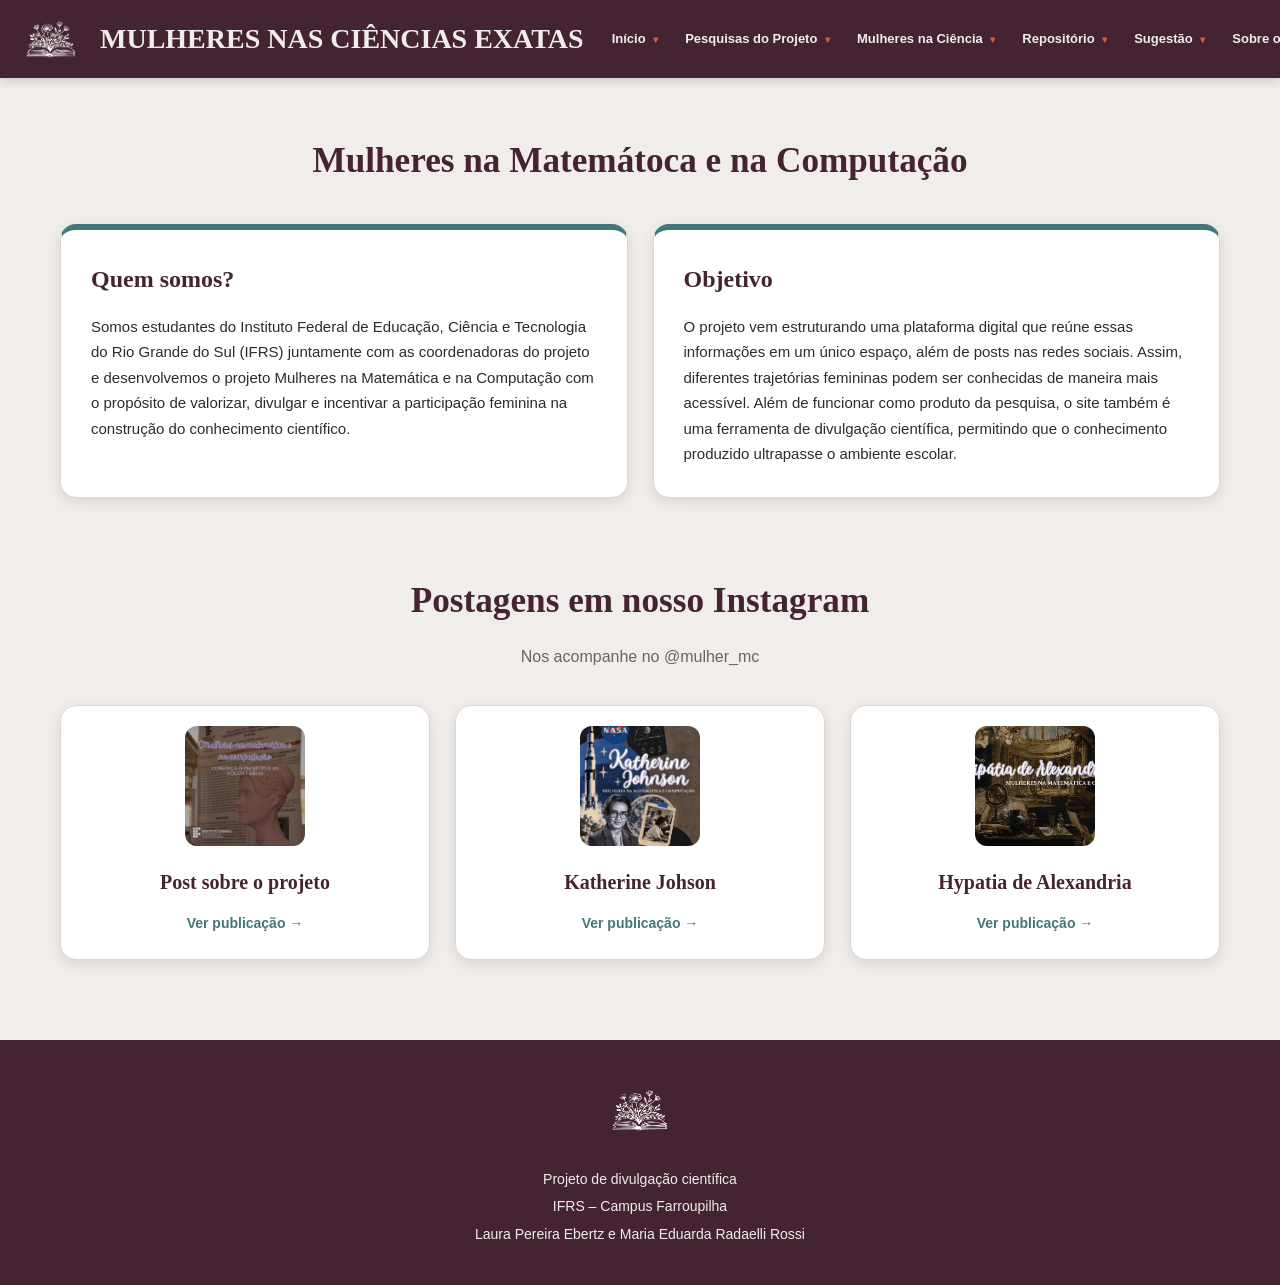
<file: index.html>
<!DOCTYPE html>
<html lang="pt-br">

<head>
    <meta charset="UTF-8">
    <meta name="viewport" content="width=device-width, initial-scale=1.0">
    <title>Início - Mulheres nas Ciências Exatas</title>

    <link rel="stylesheet" href="styles.css">
    <link href="https://fonts.googleapis.com/css2?family=Parisienne&display=swap" rel="stylesheet">
</head>

<body>

    <header>
         <nav class="navbar">
        <div class="nav-container">

            <div class="logo-container">
                <img src="Logomodificadosemfundo.png" alt="Logo do Projeto">
            </div>

            <h1 class="titulo-projeto">
                MULHERES NAS CIÊNCIAS EXATAS
            </h1>

            <button class="menu-toggle" id="menuToggle" aria-label="Abrir menu">
                ☰
            </button>

            <ul class="menu-principal" id="menuPrincipal">

                <li class="dropdown">
                    <a href="index.html">
                        Início <span class="seta">▾</span>
                    </a>

                    <ul class="submenu">
                        <li><a href="index.html">Página Inicial</a></li>
                    </ul>
                </li>

                <li class="dropdown">
                    <a href="pesquisa-projeto.html">
                        Pesquisas do Projeto <span class="seta">▾</span>
                    </a>

                    <ul class="submenu">
                        <li><a href="pesquisa-projeto.html">Pesquisa do Projeto</a></li>
                        <li><a href="resultados.html">Resultados</a></li>
                        <li><a href="metodologia.html">Metodologia</a></li>
                    </ul>
                </li>

                <li class="dropdown">
                    <a href="cientistas.html">
                        Mulheres na Ciência <span class="seta">▾</span>
                    </a>

                    <ul class="submenu">
                        <li><a href="cientistas.html">Todas as Cientistas</a></li>
                        <li><a href="computacao.html">Computação</a></li>
                        <li><a href="matematica.html">Matemática</a></li>
                        <li><a href="astronomia.html">Astronomia</a></li>
                        <li><a href="fisica.html">Física</a></li>
                    </ul>
                </li>

                <li class="dropdown">
                    <a href="repositorio.html">
                        Repositório <span class="seta">▾</span>
                    </a>

                    <ul class="submenu">
                        <li><a href="repositorio.html">Repositório</a></li>
                        <li><a href="fontes.html">Fontes Confiáveis</a></li>
                    </ul>
                </li>

                <li class="dropdown">
                    <a href="sugestao.html">
                        Sugestão <span class="seta">▾</span>
                    </a>

                    <ul class="submenu">
                        <li><a href="sugestao.html">Sugira uma Cientista</a></li>
                    </ul>
                </li>

                <li class="dropdown">
                    <a href="projeto.html">
                        Sobre o Projeto <span class="seta">▾</span>
                    </a>

                    <ul class="submenu">
                        <li><a href="projeto.html">Sobre o Projeto</a></li>
                        <li><a href="autoras.html">Autoras</a></li>
                    </ul>
                </li>

            </ul>

        </div>
    </nav>

    </header>

<main class="pagina-inicial">

    <section class="bloco-home">

        <h2 class="titulo-home">Mulheres na Matemátoca e na Computação</h2>

        <div class="grade-info">

            <div class="quadrado-info">
                <h3>Quem somos?</h3>
                <p>
                   Somos estudantes do Instituto Federal de Educação, Ciência e Tecnologia do Rio Grande do Sul (IFRS)
                   juntamente com as coordenadoras do projeto e desenvolvemos o projeto Mulheres na Matemática e na 
                   Computação com o propósito de valorizar, divulgar e incentivar a participação feminina 
                   na construção do conhecimento científico.
                </p>
            </div>

            <div class="quadrado-info">
                <h3>Objetivo</h3>
                <p>
                    O projeto vem estruturando uma plataforma digital 
                    que reúne essas informações em um único espaço, além de posts nas redes sociais.
                    Assim, diferentes trajetórias femininas podem ser 
                    conhecidas de maneira mais acessível. Além de funcionar 
                    como produto da pesquisa, o site também é uma ferramenta
                    de divulgação científica, permitindo que o conhecimento
                    produzido ultrapasse o ambiente escolar.

                </p>
            </div>

        </div>

    </section>

    <section class="bloco-home">

        <h2 class="titulo-home">Postagens em nosso Instagram </h2>

        <p class="subtitulo-home">
            Nos acompanhe no @mulher_mc
        </p>

        <div class="grade-posts">

            <a href="https://www.instagram.com/p/DcUtCz7lKcx/?stkn=emh0Y3NocDNhaGMw" target="_blank" class="card-post">

                <div class="card-post-imagem">
                    <img src="imagemprojeto.jpeg" alt="O projeto">
                </div>

                <div class="card-post-conteudo">
                    <h3>Post sobre o projeto</h3>
                    <span>Ver publicação →</span>
                </div>

            </a>


            <a href="https://www.instagram.com/p/Dcd8ms1EUVz/?stkn=MWF5YTFjejhtYndmOQ==" target="_blank" class="card-post">

                <div class="card-post-imagem">
                    <img src="imagemkatherine.png" alt="Nome da cientista">
                </div>

                <div class="card-post-conteudo">
                    <h3>Katherine Johson</h3>
                    <span>Ver publicação →</span>
                </div>

            </a>


            <a href="https://www.instagram.com/p/DdFV5mDFEIf/?stkn=MWtwNHpndXh4ajA5dg==" target="_blank" class="card-post">

                <div class="card-post-imagem">
                    <img src="imagemhipatia.png" alt="Nome da cientista">
                </div>

                <div class="card-post-conteudo">
                    <h3>Hypatia de Alexandria</h3>
                    <span>Ver publicação →</span>
                </div>

            </a>

        </div>

    </section>

</main>

    <footer>
        <div class="footer-conteudo">

            <img src="Logomodificadosemfundo.png"
                 alt="Logo Mulheres nas Ciências Exatas">

            <p>Projeto de divulgação científica</p>

            <p>IFRS – Campus Farroupilha</p>

            <p>
                Laura Pereira Ebertz e Maria Eduarda Radaelli Rossi
            </p>

        </div>
    </footer>
<script src="script.js"></script>
</body>

</html>
</file>
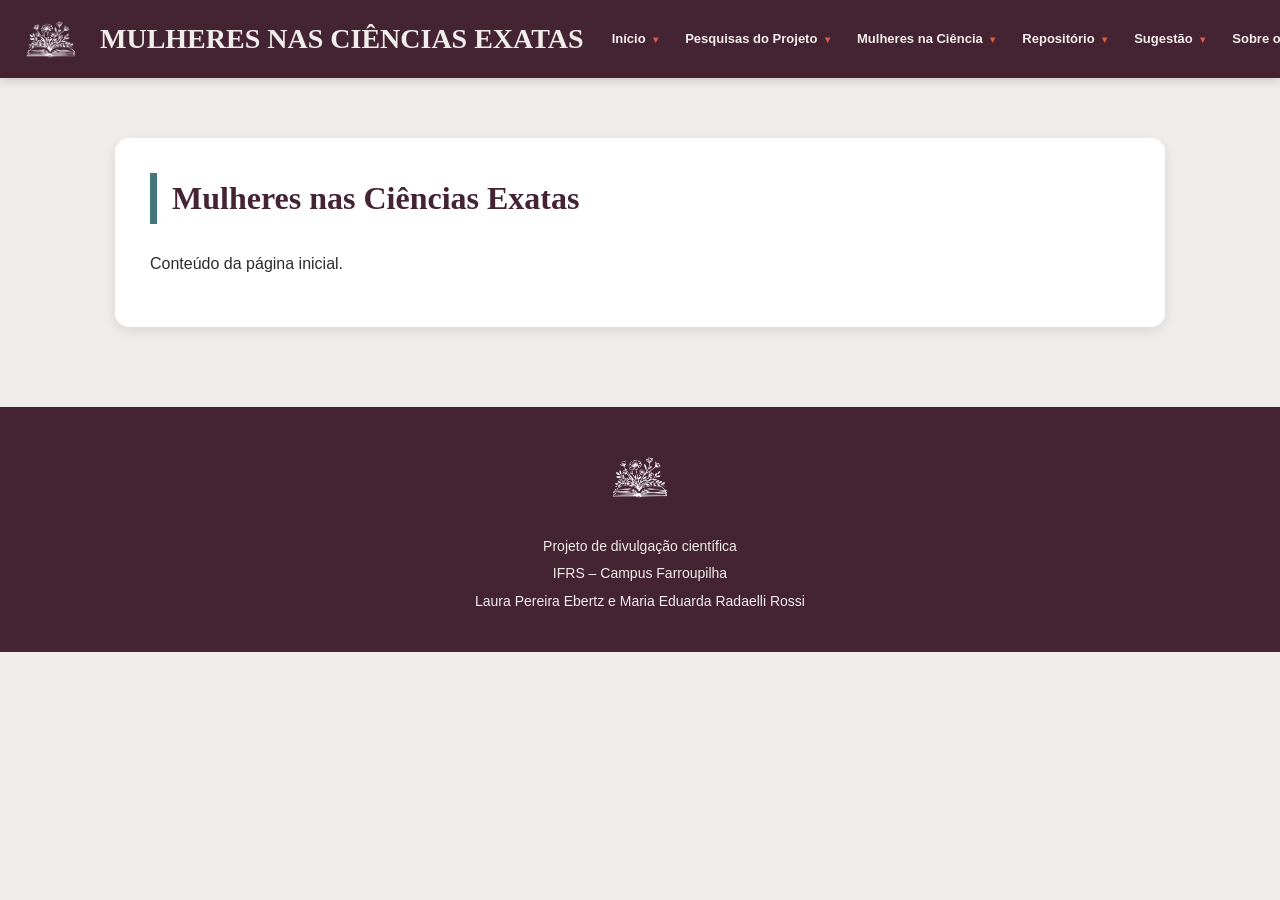
<file: astronomia.html>
<!DOCTYPE html>
<html lang="pt-br">

<head>
    <meta charset="UTF-8">
    <meta name="viewport" content="width=device-width, initial-scale=1.0">
    <title>Início - Mulheres nas Ciências Exatas</title>

    <link rel="stylesheet" href="styles.css">
</head>

<body>

    <header>
         <nav class="navbar">
        <div class="nav-container">

            <div class="logo-container">
                <img src="Logomodificadosemfundo.png" alt="Logo do Projeto">
            </div>

            <h1 class="titulo-projeto">
                MULHERES NAS CIÊNCIAS EXATAS
            </h1>

            <button class="menu-toggle" id="menuToggle" aria-label="Abrir menu">
                ☰
            </button>

            <ul class="menu-principal" id="menuPrincipal">

                <li class="dropdown">
                    <a href="pagina1.html">
                        Início <span class="seta">▾</span>
                    </a>

                    <ul class="submenu">
                        <li><a href="pagina1.html">Página Inicial</a></li>
                    </ul>
                </li>

                <li class="dropdown">
                    <a href="pesquisa-projeto.html">
                        Pesquisas do Projeto <span class="seta">▾</span>
                    </a>

                    <ul class="submenu">
                        <li><a href="pesquisa-projeto.html">Pesquisa do Projeto</a></li>
                        <li><a href="resultados.html">Resultados</a></li>
                        <li><a href="metodologia.html">Metodologia</a></li>
                    </ul>
                </li>

                <li class="dropdown">
                    <a href="cientistas.html">
                        Mulheres na Ciência <span class="seta">▾</span>
                    </a>

                    <ul class="submenu">
                        <li><a href="cientistas.html">Todas as Cientistas</a></li>
                        <li><a href="computacao.html">Computação</a></li>
                        <li><a href="matematica.html">Matemática</a></li>
                        <li><a href="astronomia.html">Astronomia</a></li>
                        <li><a href="fisica.html">Física</a></li>
                    </ul>
                </li>

                <li class="dropdown">
                    <a href="repositorio.html">
                        Repositório <span class="seta">▾</span>
                    </a>

                    <ul class="submenu">
                        <li><a href="repositorio.html">Repositório</a></li>
                        <li><a href="fontes.html">Fontes Confiáveis</a></li>
                    </ul>
                </li>

                <li class="dropdown">
                    <a href="sugestao.html">
                        Sugestão <span class="seta">▾</span>
                    </a>

                    <ul class="submenu">
                        <li><a href="sugestao.html">Sugira uma Cientista</a></li>
                    </ul>
                </li>

                <li class="dropdown">
                    <a href="projeto.html">
                        Sobre o Projeto <span class="seta">▾</span>
                    </a>

                    <ul class="submenu">
                        <li><a href="projeto.html">Sobre o Projeto</a></li>
                        <li><a href="autoras.html">Autoras</a></li>
                    </ul>
                </li>

            </ul>

        </div>
    </nav>

    </header>


    <main class="conteudo-principal">

        <h2>Mulheres nas Ciências Exatas</h2>

        <p>
            Conteúdo da página inicial.
        </p>

    </main>


    <footer>
        <div class="footer-conteudo">

            <img src="Logomodificadosemfundo.png"
                 alt="Logo Mulheres nas Ciências Exatas">

            <p>Projeto de divulgação científica</p>

            <p>IFRS – Campus Farroupilha</p>

            <p>
                Laura Pereira Ebertz e Maria Eduarda Radaelli Rossi
            </p>

        </div>
    </footer>
<script src="script.js"></script>
</body>

</html>
</file>
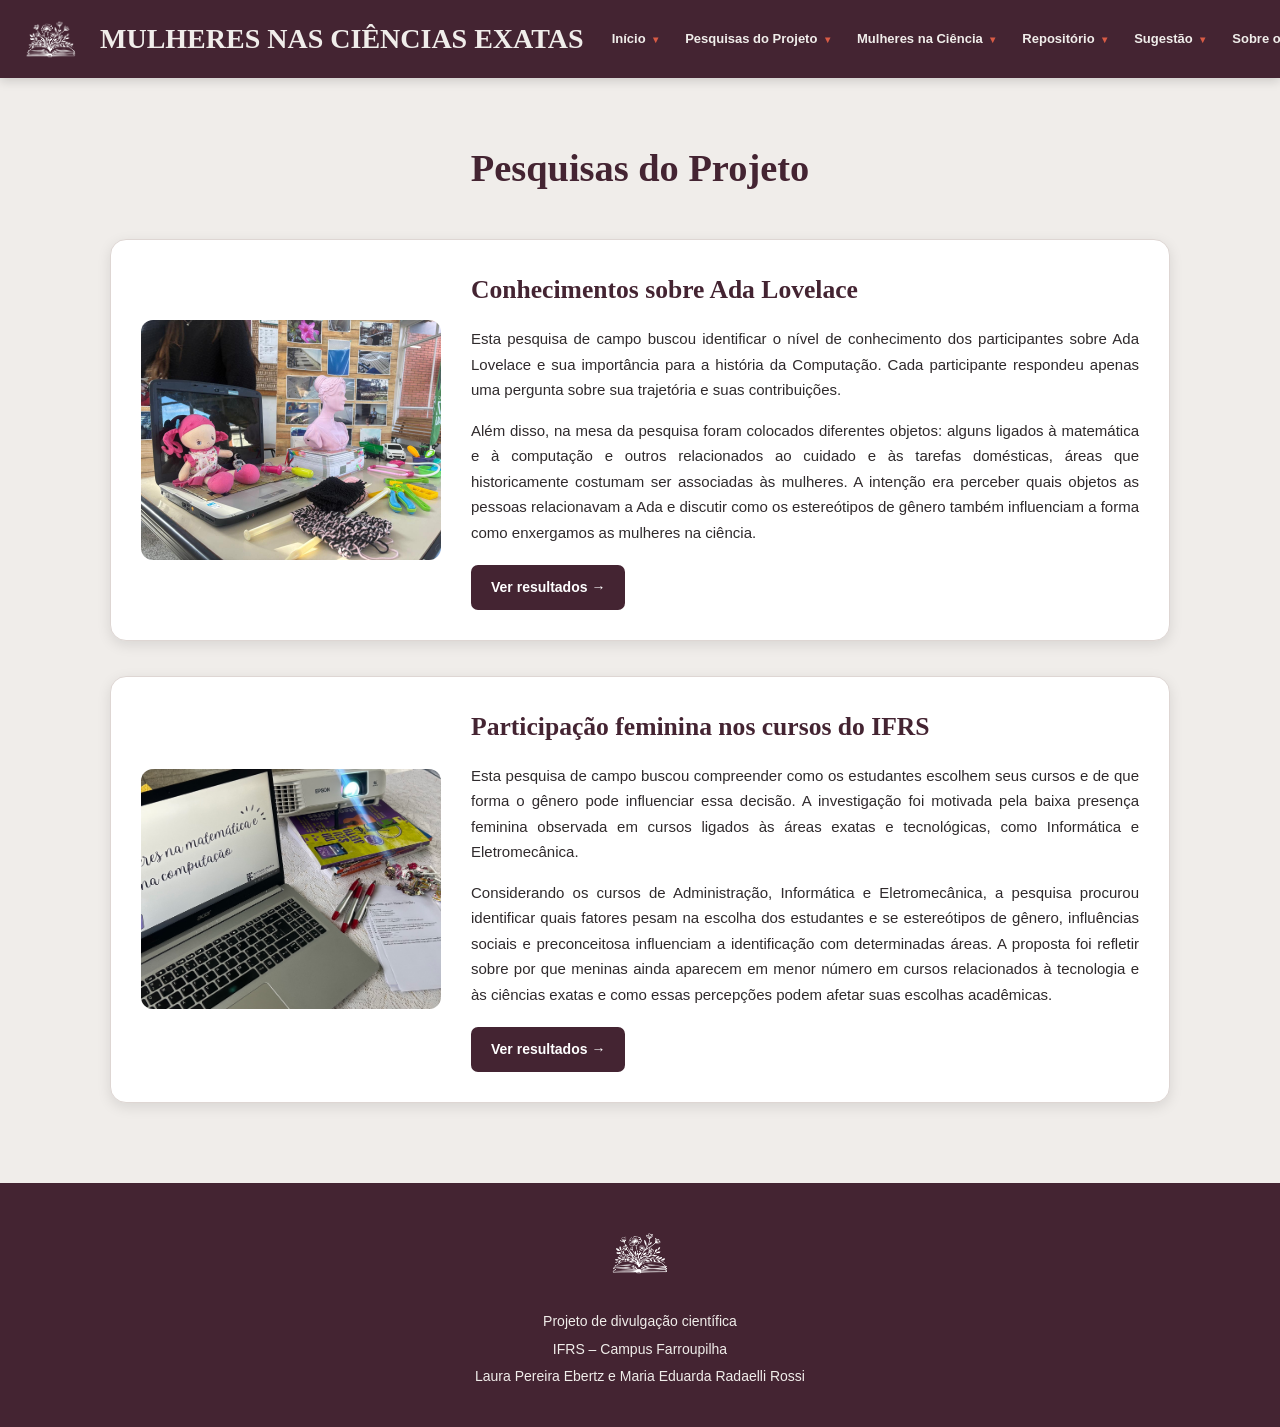
<file: pesquisa-projeto.html>
<!DOCTYPE html>
<html lang="pt-br">

<head>
    <meta charset="UTF-8">
    <meta name="viewport" content="width=device-width, initial-scale=1.0">

    <title>Pesquisas do Projeto - Mulheres nas Ciências Exatas</title>

    <link rel="stylesheet" href="styles.css">
</head>

<body>

    <!-- =========================
         CABEÇALHO
    ========================== -->

    <header>

        <nav class="navbar">

            <div class="nav-container">

                <div class="logo-container">
                    <img src="Logomodificadosemfundo.png"
                         alt="Logo do Projeto">
                </div>

                <h1 class="titulo-projeto">
                    MULHERES NAS CIÊNCIAS EXATAS
                </h1>


                <button class="menu-toggle"
                        id="menuToggle"
                        aria-label="Abrir menu">
                    ☰
                </button>


                <ul class="menu-principal"
                    id="menuPrincipal">


                    <!-- INÍCIO -->

                    <li class="dropdown">

                        <a href="index.html">
                            Início
                            <span class="seta">▾</span>
                        </a>

                        <ul class="submenu">

                            <li>
                                <a href="index.html">
                                    Página Inicial
                                </a>
                            </li>

                        </ul>

                    </li>


                    <!-- PESQUISAS -->

                    <li class="dropdown">

                        <a href="pesquisa-projeto.html">
                            Pesquisas do Projeto
                            <span class="seta">▾</span>
                        </a>

                        <ul class="submenu">

                            <li>
                                <a href="pesquisa-projeto.html">
                                    Pesquisa do Projeto
                                </a>
                            </li>

                            <li>
                                <a href="resultados.html">
                                    Resultados
                                </a>
                            </li>

                            <li>
                                <a href="metodologia.html">
                                    Metodologia
                                </a>
                            </li>

                        </ul>

                    </li>


                    <!-- MULHERES NA CIÊNCIA -->

                    <li class="dropdown">

                        <a href="cientistas.html">
                            Mulheres na Ciência
                            <span class="seta">▾</span>
                        </a>

                        <ul class="submenu">

                            <li>
                                <a href="cientistas.html">
                                    Todas as Cientistas
                                </a>
                            </li>

                            <li>
                                <a href="computacao.html">
                                    Computação
                                </a>
                            </li>

                            <li>
                                <a href="matematica.html">
                                    Matemática
                                </a>
                            </li>

                            <li>
                                <a href="astronomia.html">
                                    Astronomia
                                </a>
                            </li>

                            <li>
                                <a href="fisica.html">
                                    Física
                                </a>
                            </li>

                        </ul>

                    </li>


                    <!-- REPOSITÓRIO -->

                    <li class="dropdown">

                        <a href="repositorio.html">
                            Repositório
                            <span class="seta">▾</span>
                        </a>

                        <ul class="submenu">

                            <li>
                                <a href="repositorio.html">
                                    Repositório
                                </a>
                            </li>

                            <li>
                                <a href="fontes.html">
                                    Fontes Confiáveis
                                </a>
                            </li>

                        </ul>

                    </li>


                    <!-- SUGESTÃO -->

                    <li class="dropdown">

                        <a href="sugestao.html">
                            Sugestão
                            <span class="seta">▾</span>
                        </a>

                        <ul class="submenu">

                            <li>
                                <a href="sugestao.html">
                                    Sugira uma Cientista
                                </a>
                            </li>

                        </ul>

                    </li>


                    <!-- SOBRE -->

                    <li class="dropdown">

                        <a href="projeto.html">
                            Sobre o Projeto
                            <span class="seta">▾</span>
                        </a>

                        <ul class="submenu">

                            <li>
                                <a href="projeto.html">
                                    Sobre o Projeto
                                </a>
                            </li>

                            <li>
                                <a href="autoras.html">
                                    Autoras
                                </a>
                            </li>

                        </ul>

                    </li>

                </ul>

            </div>

        </nav>

    </header>



    <!-- =========================
         CONTEÚDO
    ========================== -->

   <main class="pagina-pesquisas">

    <!-- TÍTULO DA PÁGINA -->

    <section class="introducao-pesquisas">

        <h2>Pesquisas do Projeto</h2>

        <p>
            <!-- AQUI VOCÊ PODE COLOCAR UMA INTRODUÇÃO GERAL SOBRE
            AS PESQUISAS DE CAMPO REALIZADAS PELO PROJETO -->
        </p>

    </section>


    <!-- PESQUISAS -->

    <section class="lista-pesquisas">


        <!-- PESQUISA 1 -->

        <article class="bloco-pesquisa">

            <div class="conteudo-pesquisa-grid">

                <div class="imagem-pesquisa">

                    <img src="pesquisaada.jpg"
                         alt="Pesquisa de campo sobre Ada Lovelace">

                </div>


                <div class="texto-pesquisa">

                    <h3>Conhecimentos sobre Ada Lovelace</h3>

                    <p>
                        Esta pesquisa de campo buscou identificar o nível de conhecimento
                        dos participantes sobre Ada Lovelace e sua importância para a
                        história da Computação. Cada participante respondeu apenas uma
                        pergunta sobre sua trajetória e suas contribuições.
                    </p>

                    <p>
                        Além disso, na mesa da pesquisa foram colocados diferentes objetos:
                        alguns ligados à matemática e à computação e outros relacionados
                        ao cuidado e às tarefas domésticas, áreas que historicamente costumam
                        ser associadas às mulheres. A intenção era perceber quais objetos
                        as pessoas relacionavam a Ada e discutir como os estereótipos de gênero
                        também influenciam a forma como enxergamos as mulheres na ciência.
                    </p>

                    <a href="resultados.html#pesquisa1"
                       class="botao-pesquisa">
                        Ver resultados →
                    </a>

                </div>

            </div>

        </article>


        <!-- PESQUISA 2 -->

        <article class="bloco-pesquisa">

            <div class="conteudo-pesquisa-grid">

                <div class="imagem-pesquisa">

                    <img src="intervensao.jpeg"
                         alt="Pesquisa de campo">

                </div>


                <div class="texto-pesquisa">

                    <h3>Participação feminina nos cursos do IFRS</h3>

                    <p>
                      Esta pesquisa de campo buscou compreender como os estudantes escolhem seus cursos
                      e de que forma o gênero pode influenciar essa decisão. A investigação foi motivada
                      pela baixa presença feminina observada em cursos ligados às áreas exatas e
                      tecnológicas, como Informática e Eletromecânica.

                    </p>

                    <p>
                      Considerando os cursos de Administração, Informática e Eletromecânica, a pesquisa
                      procurou identificar quais fatores pesam na escolha dos estudantes e se
                      estereótipos de gênero, influências sociais e preconceitosa influenciam a identificação 
                      com determinadas áreas. A proposta foi refletir sobre por que meninas ainda aparecem
                      em menor número em cursos relacionados à tecnologia e às ciências exatas e como
                      essas percepções podem afetar suas escolhas acadêmicas.

                    </p>

                    <a href="resultados.html#pesquisa2"
                       class="botao-pesquisa">
                        Ver resultados →
                    </a>

                </div>

            </div>

        </article>

    </section>

</main>


    <!-- =========================
         RODAPÉ
    ========================== -->

    <footer>

        <div class="footer-conteudo">

            <img src="Logomodificadosemfundo.png"
                 alt="Logo Mulheres nas Ciências Exatas">

            <p>
                Projeto de divulgação científica
            </p>

            <p>
                IFRS – Campus Farroupilha
            </p>

            <p>
                Laura Pereira Ebertz e
                Maria Eduarda Radaelli Rossi
            </p>

        </div>

    </footer>


    <script src="script.js"></script>

</body>

</html>
</file>
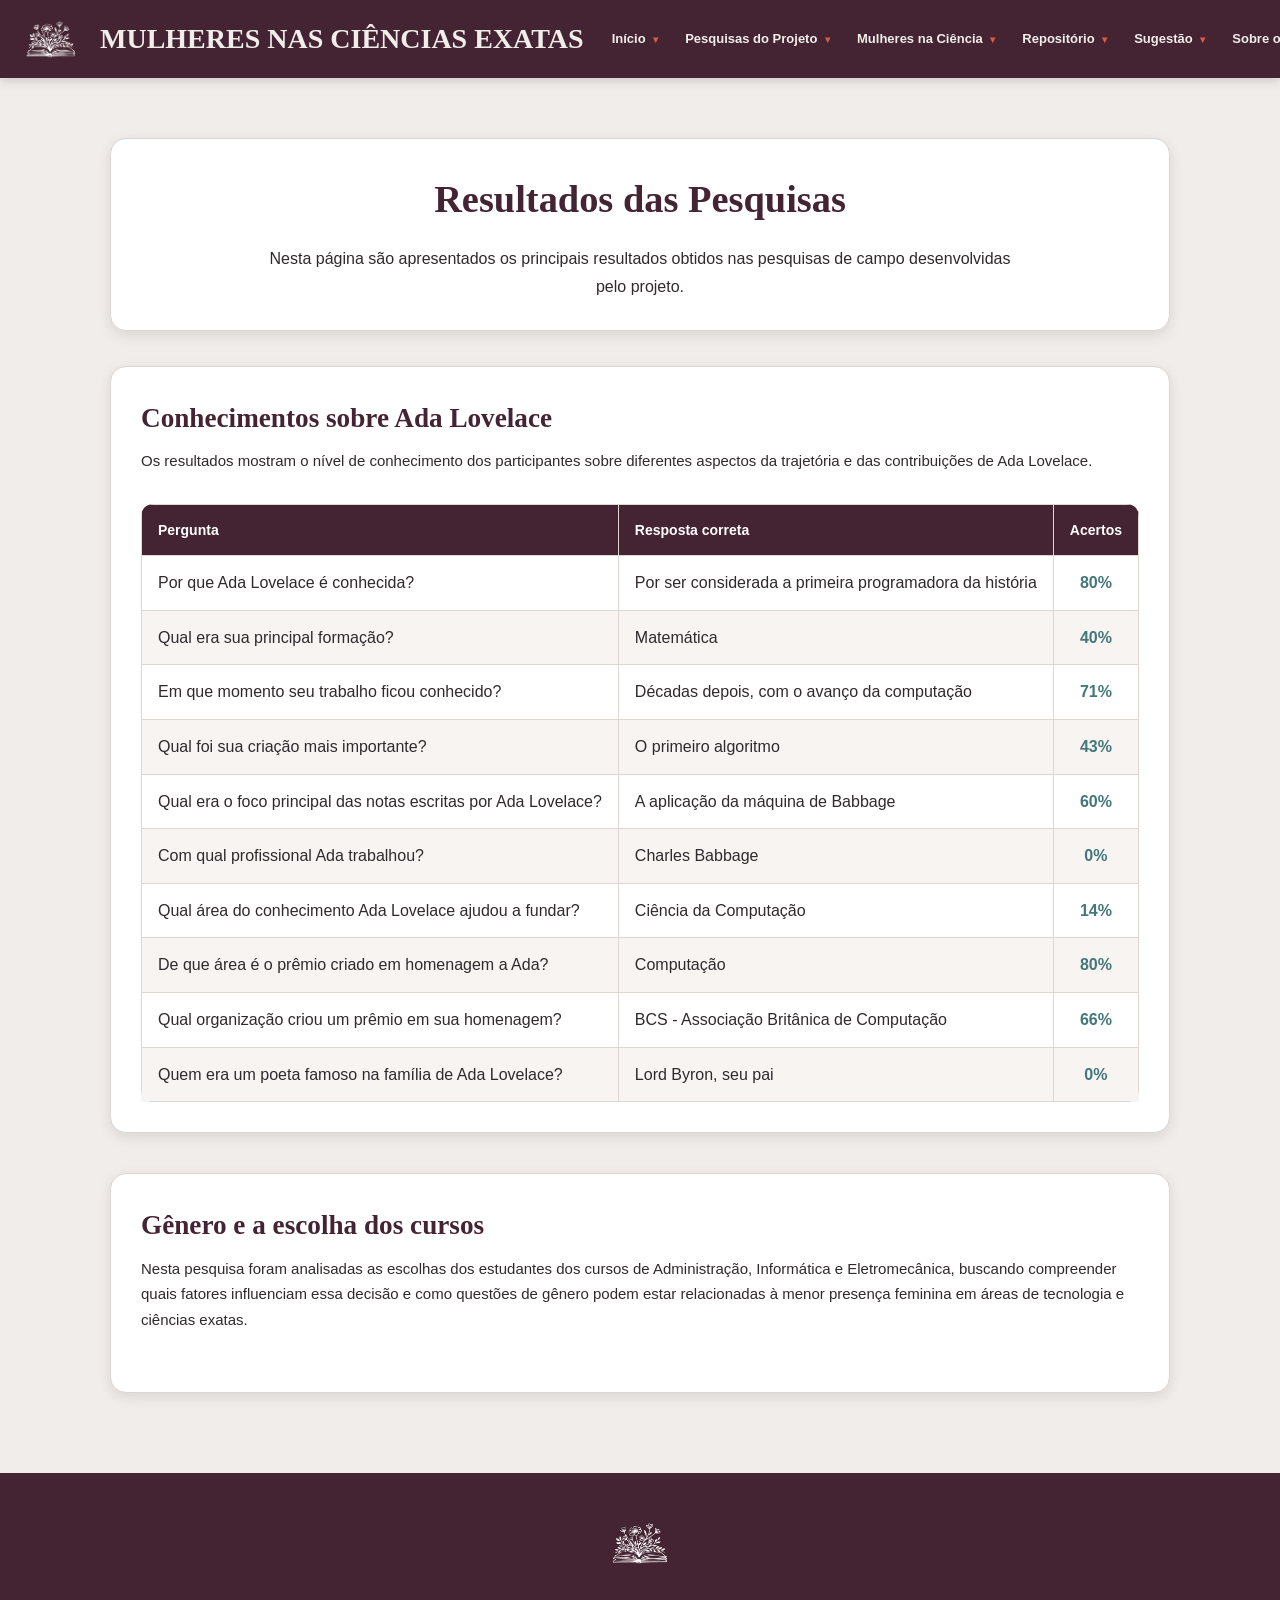
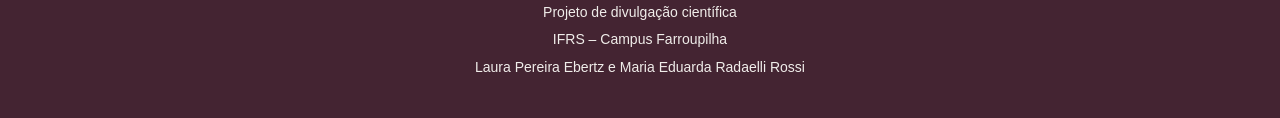
<file: resultados.html>
<!DOCTYPE html>
<html lang="pt-br">

<head>
    <meta charset="UTF-8">
    <meta name="viewport" content="width=device-width, initial-scale=1.0">

    <title>Resultados - Mulheres nas Ciências Exatas</title>

    <link rel="stylesheet" href="styles.css">
</head>

<body>

    <header>

        <nav class="navbar">

            <div class="nav-container">

                <div class="logo-container">
                    <img src="Logomodificadosemfundo.png" alt="Logo do Projeto">
                </div>

                <h1 class="titulo-projeto">
                    MULHERES NAS CIÊNCIAS EXATAS
                </h1>

                <button class="menu-toggle" id="menuToggle" aria-label="Abrir menu">
                    ☰
                </button>

                <ul class="menu-principal" id="menuPrincipal">

                    <li class="dropdown">
                        <a href="index.html">
                            Início <span class="seta">▾</span>
                        </a>

                        <ul class="submenu">
                            <li>
                                <a href="index.html">Página Inicial</a>
                            </li>
                        </ul>
                    </li>

                    <li class="dropdown">
                        <a href="pesquisa-projeto.html">
                            Pesquisas do Projeto <span class="seta">▾</span>
                        </a>

                        <ul class="submenu">
                            <li>
                                <a href="pesquisa-projeto.html">
                                    Pesquisa do Projeto
                                </a>
                            </li>

                            <li>
                                <a href="resultados.html">
                                    Resultados
                                </a>
                            </li>

                            <li>
                                <a href="metodologia.html">
                                    Metodologia
                                </a>
                            </li>
                        </ul>
                    </li>

                    <li class="dropdown">
                        <a href="cientistas.html">
                            Mulheres na Ciência <span class="seta">▾</span>
                        </a>

                        <ul class="submenu">
                            <li>
                                <a href="cientistas.html">
                                    Todas as Cientistas
                                </a>
                            </li>

                            <li>
                                <a href="computacao.html">
                                    Computação
                                </a>
                            </li>

                            <li>
                                <a href="matematica.html">
                                    Matemática
                                </a>
                            </li>

                            <li>
                                <a href="astronomia.html">
                                    Astronomia
                                </a>
                            </li>

                            <li>
                                <a href="fisica.html">
                                    Física
                                </a>
                            </li>
                        </ul>
                    </li>

                    <li class="dropdown">
                        <a href="repositorio.html">
                            Repositório <span class="seta">▾</span>
                        </a>

                        <ul class="submenu">
                            <li>
                                <a href="repositorio.html">
                                    Repositório
                                </a>
                            </li>

                            <li>
                                <a href="fontes.html">
                                    Fontes Confiáveis
                                </a>
                            </li>
                        </ul>
                    </li>

                    <li class="dropdown">
                        <a href="sugestao.html">
                            Sugestão <span class="seta">▾</span>
                        </a>

                        <ul class="submenu">
                            <li>
                                <a href="sugestao.html">
                                    Sugira uma Cientista
                                </a>
                            </li>
                        </ul>
                    </li>

                    <li class="dropdown">
                        <a href="projeto.html">
                            Sobre o Projeto <span class="seta">▾</span>
                        </a>

                        <ul class="submenu">
                            <li>
                                <a href="projeto.html">
                                    Sobre o Projeto
                                </a>
                            </li>

                            <li>
                                <a href="autoras.html">
                                    Autoras
                                </a>
                            </li>
                        </ul>
                    </li>

                </ul>

            </div>

        </nav>

    </header>


    <main class="pagina-resultados">

        <section class="introducao-resultados">

            <h2>Resultados das Pesquisas</h2>

            <p>
                Nesta página são apresentados os principais resultados obtidos
                nas pesquisas de campo desenvolvidas pelo projeto.
            </p>

        </section>


        <!-- =========================
             PESQUISA 1
        ========================== -->

        <section class="resultado-pesquisa" id="pesquisa1">

            <div class="cabecalho-resultado">

                <div>

                    <h3>
                        Conhecimentos sobre Ada Lovelace
                    </h3>

                    <p>
                        Os resultados mostram o nível de conhecimento dos participantes
                        sobre diferentes aspectos da trajetória e das contribuições de
                        Ada Lovelace.
                    </p>

                </div>

            </div>


            <div class="tabela-resultados">

                <table>

                    <thead>

                        <tr>
                            <th>Pergunta</th>
                            <th>Resposta correta</th>
                            <th>Acertos</th>
                        </tr>

                    </thead>

                    <tbody>

                        <tr>
                            <td>
                                Por que Ada Lovelace é conhecida?
                            </td>

                            <td>
                                Por ser considerada a primeira programadora da história
                            </td>

                            <td>
                                80%
                            </td>
                        </tr>


                        <tr>
                            <td>
                                Qual era sua principal formação?
                            </td>

                            <td>
                                Matemática
                            </td>

                            <td>
                                40%
                            </td>
                        </tr>


                        <tr>
                            <td>
                                Em que momento seu trabalho ficou conhecido?
                            </td>

                            <td>
                                Décadas depois, com o avanço da computação
                            </td>

                            <td>
                                71%
                            </td>
                        </tr>


                        <tr>
                            <td>
                                Qual foi sua criação mais importante?
                            </td>

                            <td>
                                O primeiro algoritmo
                            </td>

                            <td>
                                43%
                            </td>
                        </tr>


                        <tr>
                            <td>
                                Qual era o foco principal das notas escritas por Ada Lovelace?
                            </td>

                            <td>
                                A aplicação da máquina de Babbage
                            </td>

                            <td>
                                60%
                            </td>
                        </tr>


                        <tr>
                            <td>
                                Com qual profissional Ada trabalhou?
                            </td>

                            <td>
                                Charles Babbage
                            </td>

                            <td>
                                0%
                            </td>
                        </tr>


                        <tr>
                            <td>
                                Qual área do conhecimento Ada Lovelace ajudou a fundar?
                            </td>

                            <td>
                                Ciência da Computação
                            </td>

                            <td>
                                14%
                            </td>
                        </tr>


                        <tr>
                            <td>
                                De que área é o prêmio criado em homenagem a Ada?
                            </td>

                            <td>
                                Computação
                            </td>

                            <td>
                                80%
                            </td>
                        </tr>


                        <tr>
                            <td>
                                Qual organização criou um prêmio em sua homenagem?
                            </td>

                            <td>
                                BCS - Associação Britânica de Computação
                            </td>

                            <td>
                                66%
                            </td>
                        </tr>


                        <tr>
                            <td>
                                Quem era um poeta famoso na família de Ada Lovelace?
                            </td>

                            <td>
                                Lord Byron, seu pai
                            </td>

                            <td>
                                0%
                            </td>
                        </tr>

                    </tbody>

                </table>

            </div>

        </section>


        <!-- =========================
             PESQUISA 2
        ========================== -->

        <section class="resultado-pesquisa" id="pesquisa2">

            <div class="cabecalho-resultado">

                <div>

                    <h3>
                        Gênero e a escolha dos cursos
                    </h3>

                    <p>
                        Nesta pesquisa foram analisadas as escolhas dos estudantes
                        dos cursos de Administração, Informática e Eletromecânica,
                        buscando compreender quais fatores influenciam essa decisão
                        e como questões de gênero podem estar relacionadas à menor
                        presença feminina em áreas de tecnologia e ciências exatas.
                    </p>

                </div>

            </div>


            <div class="dados-pesquisa2">

                <p>
                    <!-- AQUI VAMOS COLOCAR OS RESULTADOS DA PESQUISA DOS CURSOS -->
                </p>

            </div>

        </section>

    </main>


    <footer>

        <div class="footer-conteudo">

            <img src="Logomodificadosemfundo.png"
                 alt="Logo Mulheres nas Ciências Exatas">

            <p>
                Projeto de divulgação científica
            </p>

            <p>
                IFRS – Campus Farroupilha
            </p>

            <p>
                Laura Pereira Ebertz e Maria Eduarda Radaelli Rossi
            </p>

        </div>

    </footer>


    <script src="script.js"></script>

</body>

</html>
</file>
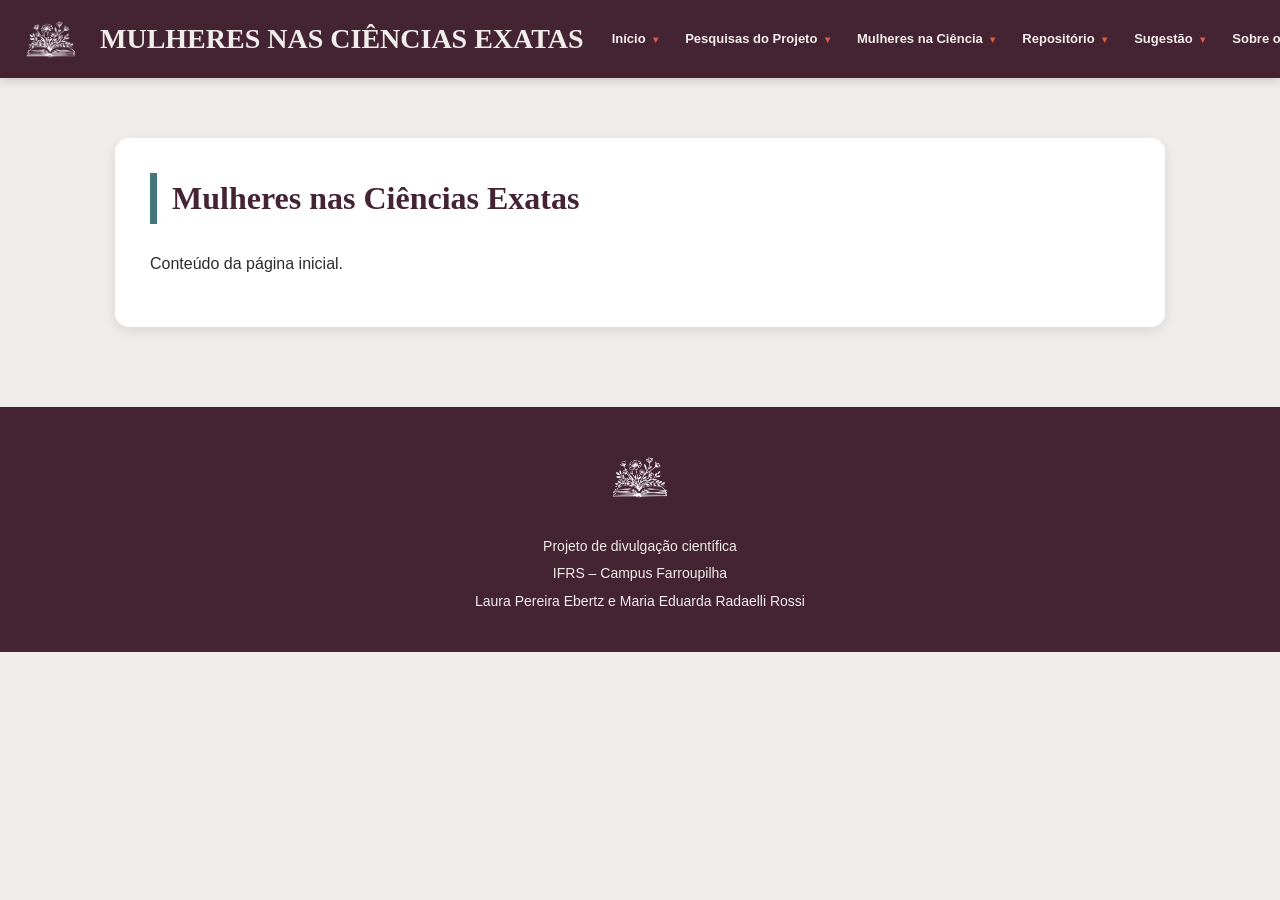
<file: sugestao.html>
<!DOCTYPE html>
<html lang="pt-br">

<head>
    <meta charset="UTF-8">
    <meta name="viewport" content="width=device-width, initial-scale=1.0">
    <title>Início - Mulheres nas Ciências Exatas</title>

    <link rel="stylesheet" href="styles.css">
</head>

<body>

    <header>
        <nav class="navbar">
            <div class="nav-container">

                <div class="logo-container">
                    <img src="Logomodificadosemfundo.png" alt="Logo do Projeto">
                </div>

                <h1 class="titulo-projeto">
                    MULHERES NAS CIÊNCIAS EXATAS
                </h1>
<button class="menu-toggle" id="menuToggle" aria-label="Abrir menu">
    ☰
</button>

<ul class="menu-principal" id="menuPrincipal">
                <ul class="menu-principal">

                    <li class="dropdown">
                        <a href="pagina1.html">
                            Início <span class="seta">▾</span>
                        </a>

                        <ul class="submenu">
                            <li><a href="pagina1.html">Página Inicial</a></li>
                        </ul>
                    </li>

                    <li class="dropdown">
                        <a href="pesquisa-projeto.html">
                            Pesquisas do Projeto <span class="seta">▾</span>
                        </a>

                        <ul class="submenu">
                            <li><a href="pesquisa-projeto.html">Pesquisa do Projeto</a></li>
                            <li><a href="resultados.html">Resultados</a></li>
                            <li><a href="metodologia.html">Metodologia</a></li>
                        </ul>
                    </li>

                    <li class="dropdown">
                        <a href="cientistas.html">
                            Mulheres na Ciência <span class="seta">▾</span>
                        </a>

                        <ul class="submenu">
                            <li><a href="cientistas.html">Todas as Cientistas</a></li>
                            <li><a href="computacao.html">Computação</a></li>
                            <li><a href="matematica.html">Matemática</a></li>
                            <li><a href="astronomia.html">Astronomia</a></li>
                            <li><a href="fisica.html">Física</a></li>
                        </ul>
                    </li>

                    <li class="dropdown">
                        <a href="repositorio.html">
                            Repositório <span class="seta">▾</span>
                        </a>

                        <ul class="submenu">
                            <li><a href="repositorio.html">Repositório</a></li>
                            <li><a href="fontes.html">Fontes Confiáveis</a></li>
                        </ul>
                    </li>

                    <li class="dropdown">
                        <a href="sugestao.html">
                            Sugestão <span class="seta">▾</span>
                        </a>

                        <ul class="submenu">
                            <li><a href="sugestao.html">Sugira uma Cientista</a></li>
                        </ul>
                    </li>

                    <li class="dropdown">
                        <a href="projeto.html">
                            Sobre o Projeto <span class="seta">▾</span>
                        </a>

                        <ul class="submenu">
                            <li><a href="projeto.html">Sobre o Projeto</a></li>
                            <li><a href="autoras.html">Autoras</a></li>
                        </ul>
                    </li>

                </ul>

            </div>
        </nav>
    </header>


    <main class="conteudo-principal">

        <h2>Mulheres nas Ciências Exatas</h2>

        <p>
            Conteúdo da página inicial.
        </p>

    </main>


    <footer>
        <div class="footer-conteudo">

            <img src="Logomodificadosemfundo.png"
                 alt="Logo Mulheres nas Ciências Exatas">

            <p>Projeto de divulgação científica</p>

            <p>IFRS – Campus Farroupilha</p>

            <p>
                Laura Pereira Ebertz e Maria Eduarda Radaelli Rossi
            </p>

        </div>
    </footer>
<script src="script.js"></script>
</body>

</html>
</file>
<file: styles.css>
:root {
    --vinho: #442432;
    --petrol: #43777a;
    --rubi: #c02948;
    --coral: #d95b45;
    --creme: #f0edea;

    --branco: #ffffff;
    --texto: #2f2a2c;
    --cinza-claro: #e8e2df;

    --sombra: 0 4px 14px rgba(0, 0, 0, 0.10);
}


/* =========================
   CONFIGURAÇÕES GERAIS
========================= */

* {
    box-sizing: border-box;
}

html {
    scroll-behavior: smooth;
}

body {
    margin: 0;

    background-color: var(--creme);

    color: var(--texto);

    font-family: Arial, sans-serif;

    line-height: 1.6;
}

main {
    width: 100%;
}

a {
    color: inherit;
}


/* =========================
   CABEÇALHO
========================= */

.navbar {
    background-color: var(--vinho);

    padding: 8px 20px;

    position: sticky;

    top: 0;

    z-index: 1000;

    box-shadow: 0 3px 10px rgba(0, 0, 0, 0.15);
}

.nav-container {
    max-width: 1450px;

    margin: 0 auto;

    display: flex;

    align-items: center;

    gap: 18px;
}


/* =========================
   LOGO
========================= */

.logo-container {
    display: flex;

    align-items: center;

    flex-shrink: 0;
}

.logo-container img {
    width: 62px;

    height: 62px;

    object-fit: contain;

    margin: 0;

    padding: 0;
}


/* =========================
   TÍTULO DO SITE
========================= */

.titulo-projeto {
    margin: 0;

    color: var(--creme);

    font-family: Georgia, "Times New Roman", serif;

    font-size: 28px;

    font-weight: bold;

    line-height: 1.1;

    white-space: nowrap;
}


/* =========================
   MENU PRINCIPAL
========================= */

.menu-principal {
    list-style: none;

    display: flex;

    align-items: center;

    gap: 7px;

    margin: 0 0 0 auto;

    padding: 0;
}

.menu-principal > li {
    position: relative;
}

.menu-principal > li > a {
    display: block;

    color: var(--creme);

    text-decoration: none;

    font-size: 13px;

    font-weight: bold;

    padding: 12px 10px;

    border-radius: 6px;

    white-space: nowrap;

    transition: 0.25s;
}

.menu-principal > li > a:hover {
    background-color: var(--petrol);
}


/* =========================
   SETA
========================= */

.seta {
    color: var(--coral);

    font-size: 10px;

    margin-left: 4px;
}


/* =========================
   SUBMENU
========================= */

.submenu {
    display: none;

    position: absolute;

    top: 100%;

    left: 0;

    min-width: 220px;

    margin: 0;

    padding: 8px 0;

    list-style: none;

    background-color: var(--branco);

    border-radius: 0 0 8px 8px;

    border-top: 4px solid var(--coral);

    box-shadow: 0 8px 20px rgba(0, 0, 0, 0.18);

    z-index: 2000;
}

.dropdown:hover .submenu {
    display: block;
}

.submenu li a {
    display: block;

    padding: 11px 16px;

    color: var(--vinho);

    text-decoration: none;

    font-size: 14px;

    white-space: nowrap;

    transition: 0.2s;
}

.submenu li a:hover {
    background-color: var(--creme);

    color: var(--rubi);

    padding-left: 20px;
}


/* =========================
   BOTÃO DO MENU MOBILE
========================= */

.menu-toggle {
    display: none;

    background: none;

    border: none;

    color: var(--creme);

    font-size: 28px;

    cursor: pointer;
}


/* =========================
   TÍTULOS
========================= */

h1,
h2,
h3 {
    font-family: Georgia, "Times New Roman", serif;
}

h2 {
    color: var(--vinho);

    font-size: 2rem;

    margin-top: 0;
}

h3 {
    color: var(--vinho);
}


/* =================================================
   PÁGINA INICIAL
================================================= */

.pagina-inicial {
    max-width: 1200px;

    margin: 55px auto;

    padding: 0 20px;
}

.bloco-home {
    margin-bottom: 75px;
}

.titulo-home {
    text-align: center;

    color: var(--vinho);

    font-size: 2.2rem;

    margin-bottom: 35px;
}

.subtitulo-home {
    text-align: center;

    color: #666;

    margin-top: -20px;

    margin-bottom: 35px;
}


/* =========================
   CARDS DA HOME
========================= */

.grade-info {
    display: grid;

    grid-template-columns: repeat(2, 1fr);

    gap: 25px;
}

.quadrado-info {
    background-color: var(--branco);

    padding: 30px;

    min-height: 270px;

    border-radius: 16px;

    border: 1px solid #ded6d3;

    border-top: 6px solid var(--petrol);

    box-shadow: var(--sombra);

    transition: 0.25s;
}

.quadrado-info:hover {
    transform: translateY(-5px);

    box-shadow: 0 8px 20px rgba(0, 0, 0, 0.13);
}

.quadrado-info h3 {
    margin-top: 0;

    margin-bottom: 15px;

    font-size: 1.5rem;
}

.quadrado-info p {
    margin: 0;

    font-size: 15px;

    line-height: 1.7;
}


/* =========================
   POSTS DO INSTAGRAM
========================= */

.grade-posts {
    display: grid;

    grid-template-columns: repeat(3, 1fr);

    gap: 25px;
}

.card-post {
    display: flex;

    flex-direction: column;

    align-items: center;

    background-color: var(--branco);

    border: 1px solid #ded6d3;

    border-radius: 16px;

    box-shadow: var(--sombra);

    text-decoration: none;

    color: var(--texto);

    padding-top: 20px;

    transition: 0.25s;
}

.card-post:hover {
    transform: translateY(-6px);

    box-shadow: 0 10px 25px rgba(0, 0, 0, 0.15);
}

.card-post-imagem {
    width: 120px;

    height: 120px;

    overflow: hidden;

    border-radius: 12px;

    background-color: #eeeeee;
}

.card-post-imagem img {
    width: 120px !important;

    height: 120px !important;

    max-width: 120px !important;

    max-height: 120px !important;

    object-fit: cover;

    display: block;
}

.card-post-conteudo {
    width: 100%;

    padding: 20px 20px 24px;

    text-align: center;
}

.card-post-conteudo h3 {
    margin: 0 0 12px;

    font-size: 1.25rem;
}

.card-post-conteudo span {
    color: var(--petrol);

    font-size: 14px;

    font-weight: bold;
}


/* =================================================
   PÁGINA PESQUISAS
================================================= */

.pagina-pesquisas {
    width: 100%;

    max-width: 1100px;

    margin: 60px auto;

    padding: 0 20px;
}

.introducao-pesquisas {
    text-align: center;

    margin-bottom: 40px;
}

.introducao-pesquisas h2 {
    color: var(--vinho);

    font-size: 2.4rem;

    margin: 0 0 12px;
}

.lista-pesquisas {
    display: flex;

    flex-direction: column;

    gap: 35px;
}

.bloco-pesquisa {
    width: 100%;

    display: flex;

    background-color: var(--branco);

    border: 1px solid #ded6d3;

    border-radius: 16px;

    overflow: hidden;

    box-shadow: var(--sombra);

    transition: 0.25s;
}

.bloco-pesquisa:hover {
    transform: translateY(-5px);
}

.numero-pesquisa {
    width: 90px;

    flex-shrink: 0;

    display: flex;

    justify-content: center;

    align-items: center;

    background-color: var(--petrol);

    color: var(--branco);

    font-family: Georgia, "Times New Roman", serif;

    font-size: 2.3rem;

    font-weight: bold;
}

.conteudo-pesquisa-grid {
    flex: 1;

    display: grid;

    grid-template-columns: 300px 1fr;

    gap: 30px;

    align-items: center;

    padding: 30px;
}

.imagem-pesquisa {
    width: 300px;

    height: 240px;

    overflow: hidden;

    border-radius: 12px;
}

.imagem-pesquisa img {
    width: 100%;

    height: 100%;

    object-fit: cover;

    display: block;
}

.texto-pesquisa {
    display: flex;

    flex-direction: column;

    justify-content: center;
}

.texto-pesquisa h3 {
    margin: 0 0 15px;

    font-size: 1.6rem;
}

.texto-pesquisa p {
    margin: 0 0 15px;

    font-size: 15px;

    line-height: 1.7;

    text-align: justify;
}

.botao-pesquisa {
    display: inline-block;

    align-self: flex-start;

    padding: 11px 20px;

    margin-top: 5px;

    background-color: var(--vinho);

    color: var(--branco);

    text-decoration: none;

    border-radius: 7px;

    font-size: 14px;

    font-weight: bold;

    transition: 0.25s;
}

.botao-pesquisa:hover {
    background-color: var(--petrol);

    transform: translateY(-2px);
}


/* =================================================
   PÁGINA DE RESULTADOS
================================================= */

.pagina-resultados {
    width: 100%;

    max-width: 1100px;

    margin: 60px auto;

    padding: 0 20px;
}


/* INTRODUÇÃO */

.introducao-resultados {
    background-color: var(--branco);

    padding: 30px;

    margin-bottom: 35px;

    border: 1px solid #ded6d3;

    border-radius: 16px;

    box-shadow: var(--sombra);

    text-align: center;
}

.introducao-resultados h2 {
    margin: 0 0 15px;

    color: var(--vinho);

    font-size: 2.4rem;
}

.introducao-resultados p {
    max-width: 760px;

    margin: 0 auto;

    color: var(--texto);

    font-size: 16px;

    line-height: 1.7;
}


/* =========================
   QUADRADÃO DOS RESULTADOS
========================= */

.resultado-pesquisa {
    width: 100%;

    background-color: var(--branco);

    padding: 30px;

    margin-bottom: 40px;

    border: 1px solid #ded6d3;

    border-radius: 16px;

    box-shadow: var(--sombra);
}


/* =========================
   CABEÇALHO DO RESULTADO
========================= */

.cabecalho-resultado {
    display: flex;

    align-items: center;

    gap: 20px;

    margin-bottom: 30px;
}

.numero-resultado {
    width: 75px;

    height: 75px;

    flex-shrink: 0;

    display: flex;

    align-items: center;

    justify-content: center;

    background-color: var(--petrol);

    color: var(--branco);

    border-radius: 12px;

    font-family: Georgia, "Times New Roman", serif;

    font-size: 1.9rem;

    font-weight: bold;
}

.cabecalho-resultado h3 {
    margin: 0 0 8px;

    color: var(--vinho);

    font-size: 1.7rem;
}

.cabecalho-resultado p {
    margin: 0;

    color: var(--texto);

    font-size: 15px;

    line-height: 1.7;
}


/* =========================
   TABELA DOS RESULTADOS
========================= */

.tabela-resultados {
    width: 100%;

    overflow-x: auto;
}

.tabela-resultados table {
    width: 100%;

    border-collapse: collapse;

    margin: 0;

    background-color: var(--branco);

    border-radius: 12px;

    overflow: hidden;
}

.tabela-resultados th,
.tabela-resultados td {
    border: 1px solid #ded6d3;

    padding: 14px 16px;

    text-align: left;

    vertical-align: top;
}

.tabela-resultados thead th {
    background-color: var(--vinho);

    color: var(--branco);

    font-size: 14px;
}

.tabela-resultados tbody tr:nth-child(even) {
    background-color: #f7f4f2;
}

.tabela-resultados tbody tr:hover {
    background-color: #eee8e5;
}

.tabela-resultados td:last-child {
    font-weight: bold;

    color: var(--petrol);

    text-align: center;

    white-space: nowrap;
}

.dados-pesquisa2 {
    margin-top: 15px;
}


/* =================================================
   OUTRAS PÁGINAS
================================================= */

.conteudo-principal {
    max-width: 1050px;

    margin: 60px auto;

    padding: 35px;

    background-color: var(--branco);

    border-radius: 14px;

    box-shadow: var(--sombra);
}

.conteudo-principal h2 {
    border-left: 7px solid var(--petrol);

    padding-left: 15px;
}

.conteudo-principal p {
    font-size: 16px;
}

.conteudo-principal img {
    max-width: 100%;

    height: auto;

    border-radius: 12px;
}


/* =========================
   TABELAS
========================= */

table {
    width: 100%;

    border-collapse: collapse;

    margin: 30px 0;

    background-color: var(--branco);

    box-shadow: var(--sombra);
}

th,
td {
    border: 1px solid #d8d3d0;

    padding: 13px 15px;

    text-align: left;
}

thead th {
    background-color: var(--vinho);

    color: var(--branco);
}

tbody th {
    background-color: #f7f4f2;

    color: var(--vinho);
}

tbody tr:nth-child(even) {
    background-color: #faf8f7;
}


/* =========================
   FORMULÁRIOS
========================= */

.secao-formulario {
    max-width: 700px;

    margin: 60px auto;

    padding: 35px;

    background-color: var(--branco);

    border-radius: 14px;

    box-shadow: var(--sombra);
}

.campo {
    display: flex;

    flex-direction: column;

    gap: 6px;

    margin-bottom: 18px;
}

.campo label {
    color: var(--vinho);

    font-weight: bold;
}

.campo input,
.campo textarea {
    width: 100%;

    padding: 12px;

    border: 1px solid #cfc7c4;

    border-radius: 6px;

    font-family: Arial, sans-serif;

    font-size: 15px;
}

.campo input:focus,
.campo textarea:focus {
    outline: none;

    border-color: var(--petrol);
}

#btnEnviar {
    width: 100%;

    padding: 13px;

    border: none;

    background-color: var(--petrol);

    color: var(--branco);

    border-radius: 7px;

    font-weight: bold;

    cursor: pointer;
}

#btnEnviar:hover {
    background-color: var(--vinho);
}


/* =========================
   RODAPÉ
========================= */

footer {
    margin-top: 80px;

    background-color: var(--vinho);

    color: var(--creme);

    text-align: center;

    padding: 35px 20px;
}

.footer-conteudo {
    max-width: 900px;

    margin: 0 auto;
}

.footer-conteudo img {
    width: 70px;

    height: 70px;

    object-fit: contain;

    margin-bottom: 10px;
}

.footer-conteudo p {
    margin: 5px 0;

    font-size: 14px;
}


/* =================================================
   TABLET
================================================= */

@media (max-width: 1150px) {

    .titulo-projeto {
        display: none;
    }

    .menu-principal {
        gap: 3px;
    }

    .menu-principal > li > a {
        font-size: 12px;

        padding: 9px 7px;
    }
}


@media (max-width: 900px) {

    .grade-info {
        grid-template-columns: 1fr;
    }

    .grade-posts {
        grid-template-columns: repeat(2, 1fr);
    }

    .conteudo-pesquisa-grid {
        grid-template-columns: 240px 1fr;

        gap: 22px;
    }

    .imagem-pesquisa {
        width: 240px;

        height: 210px;
    }
}


/* =================================================
   CELULAR
================================================= */

@media (max-width: 768px) {

    .navbar {
        position: relative;
    }


    /* CABEÇALHO */

    .nav-container {
        flex-wrap: wrap;
    }

    .logo-container img {
        width: 55px;

        height: 55px;
    }

    .titulo-projeto {
        display: block;

        flex: 1;

        font-size: 18px;

        white-space: normal;
    }

    .menu-toggle {
        display: block;
    }


    /* MENU */

    .menu-principal {
        display: none;

        width: 100%;

        flex-direction: column;

        align-items: stretch;

        margin: 10px 0 0;

        gap: 4px;
    }

    .menu-principal.ativo {
        display: flex;
    }

    .menu-principal > li {
        width: 100%;
    }

    .menu-principal > li > a {
        width: 100%;

        padding: 13px 15px;

        text-align: left;

        font-size: 14px;

        background-color: rgba(255, 255, 255, 0.05);
    }


    /* SUBMENU */

    .submenu {
        display: none;

        position: static;

        width: 100%;

        min-width: 0;

        padding: 0;

        margin: 0;

        border: none;

        border-radius: 0;

        box-shadow: none;

        background-color: var(--branco);
    }

    .dropdown.aberto .submenu {
        display: block;
    }

    .dropdown:hover .submenu {
        display: none;
    }

    .dropdown.aberto:hover .submenu {
        display: block;
    }

    .submenu li a {
        padding: 11px 25px;

        font-size: 13px;
    }


    /* HOME */

    .pagina-inicial {
        margin: 35px auto;

        padding: 0 15px;
    }

    .titulo-home {
        font-size: 1.8rem;
    }

    .grade-info {
        grid-template-columns: 1fr;
    }

    .grade-posts {
        grid-template-columns: 1fr;
    }

    .quadrado-info {
        min-height: auto;
    }

    .card-post-imagem {
        width: 110px;

        height: 110px;
    }

    .card-post-imagem img {
        width: 110px !important;

        height: 110px !important;

        max-width: 110px !important;

        max-height: 110px !important;
    }


    /* PESQUISAS */

    .pagina-pesquisas {
        margin: 35px auto;

        padding: 0 15px;
    }

    .introducao-pesquisas h2 {
        font-size: 2rem;
    }

    .bloco-pesquisa {
        flex-direction: column;
    }

    .numero-pesquisa {
        width: 100%;

        height: 65px;
    }

    .conteudo-pesquisa-grid {
        grid-template-columns: 1fr;

        gap: 20px;

        padding: 20px;
    }

    .imagem-pesquisa {
        width: 100%;

        max-width: 350px;

        height: 230px;

        margin: 0 auto;
    }

    .texto-pesquisa h3 {
        text-align: center;
    }

    .texto-pesquisa p {
        text-align: left;
    }

    .botao-pesquisa {
        align-self: center;
    }


    /* RESULTADOS */

    .pagina-resultados {
        margin: 35px auto;

        padding: 0 15px;
    }

    .introducao-resultados,
    .resultado-pesquisa {
        padding: 20px;
    }

    .introducao-resultados h2 {
        font-size: 2rem;
    }

    .cabecalho-resultado {
        flex-direction: column;

        align-items: flex-start;
    }

    .numero-resultado {
        width: 60px;

        height: 60px;

        font-size: 1.5rem;
    }

    .cabecalho-resultado h3 {
        font-size: 1.4rem;
    }

    .tabela-resultados th,
    .tabela-resultados td {
        min-width: 150px;

        padding: 11px;
    }


    /* OUTRAS PÁGINAS */

    .conteudo-principal,
    .secao-formulario {
        margin: 25px 15px;

        padding: 25px;
    }


    /* TABELAS */

    table {
        display: block;

        width: 100%;

        overflow-x: auto;
    }


    /* VÍDEOS */

    video,
    iframe {
        max-width: 100%;

        height: auto;
    }
}
</file>
